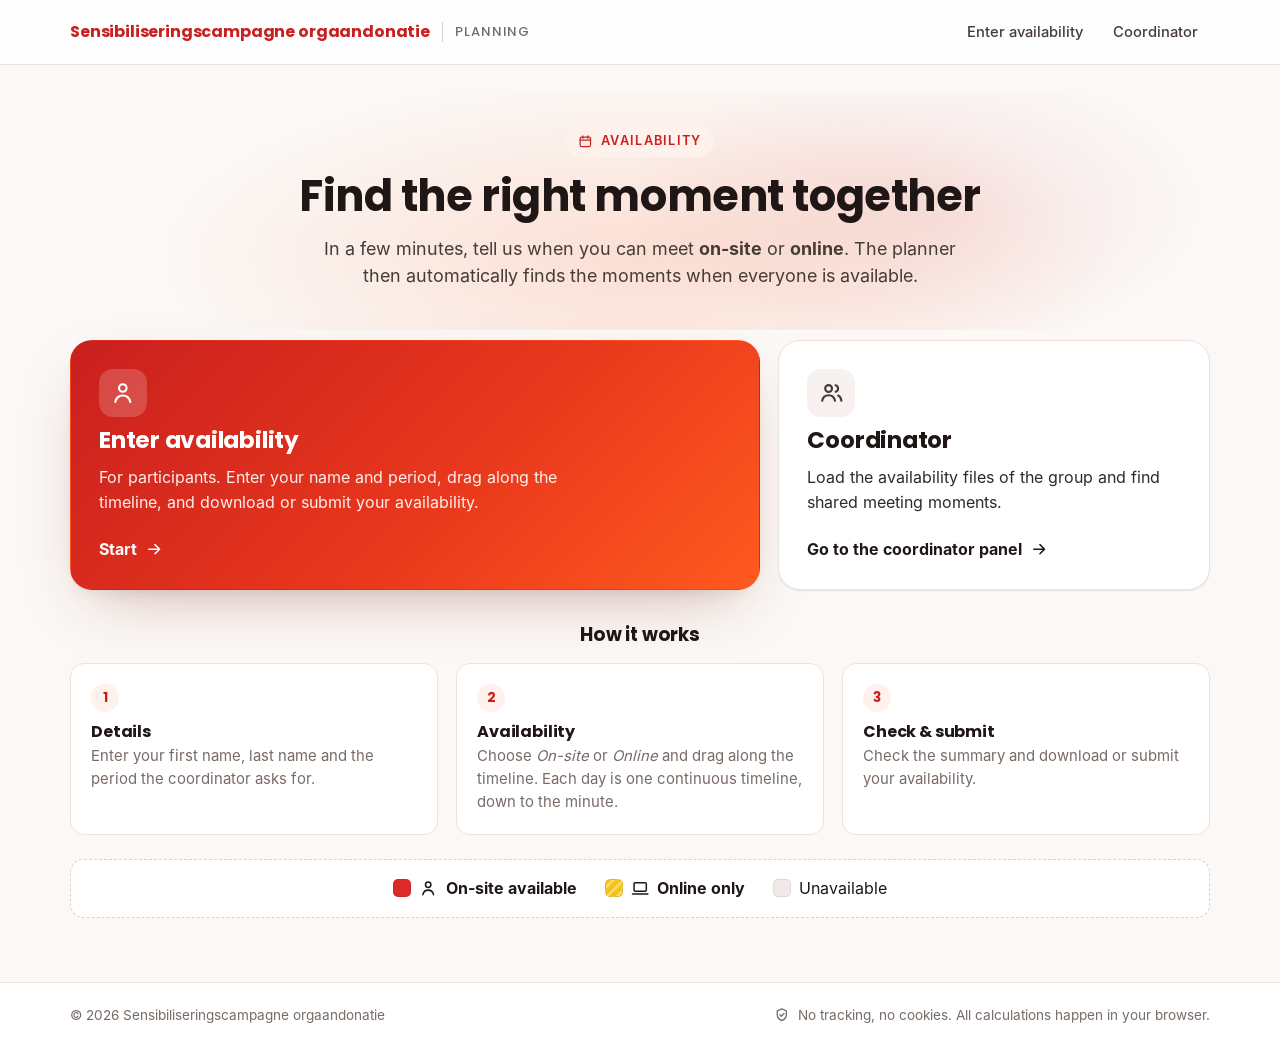
<file: index.html>
<!doctype html>
<html lang="en-GB">
<head>
  <meta charset="utf-8">
  <meta name="viewport" content="width=device-width, initial-scale=1, viewport-fit=cover">
  <title>Sensibiliseringscampagne orgaandonatie</title>
  <meta name="description" content="Sensibiliseringscampagne orgaandonatie: share your availability and find the right meeting moment together, on-site or online.">
  <meta name="theme-color" content="#C91F1F">
  <meta property="og:title" content="Sensibiliseringscampagne orgaandonatie">
  <meta property="og:description" content="Share your availability and find the right meeting moment together.">
  <link rel="icon" href="data:image/svg+xml,%3Csvg xmlns='http://www.w3.org/2000/svg' viewBox='0 0 64 64'%3E%3Ccircle cx='32' cy='32' r='30' fill='%23C91F1F'/%3E%3C/svg%3E">
  <link rel="stylesheet" href="style.css">
</head>
<body class="page-home">
  <a class="skip-link" href="#main">Skip to content</a>

  <header class="site-header">
    <div class="container">
      <a class="brand" href="index.html" aria-label="Sensibiliseringscampagne orgaandonatie – home">
        <span class="brand-word">Sensibiliseringscampagne orgaandonatie</span>
        <span class="brand-tag">Planning</span>
      </a>
      <nav class="header-nav" aria-label="Main navigation">
        <a href="availability.html">Enter availability</a>
        <a href="coordinator.html">Coordinator</a>
      </nav>
    </div>
  </header>

  <main id="main">
    <div class="container">
      <section class="hero" aria-labelledby="hero-title">
        <span class="eyebrow"><i data-icon="calendar"></i> Availability</span>
        <h1 id="hero-title">Find the right moment together</h1>
        <p class="lead">In a few minutes, tell us when you can meet <strong>on-site</strong> or <strong>online</strong>. The planner then automatically finds the moments when everyone is available.</p>
      </section>

      <div class="choice-grid">
        <a class="choice choice-main" href="availability.html">
          <span class="ico"><i data-icon="user" class="icon-lg"></i></span>
          <h2>Enter availability</h2>
          <p>For participants. Enter your name and period, drag along the timeline, and download or submit your availability.</p>
          <span class="go">Start <i data-icon="arrowRight"></i></span>
        </a>
        <a class="choice choice-secondary" href="coordinator.html">
          <span class="ico"><i data-icon="users" class="icon-lg"></i></span>
          <h2>Coordinator</h2>
          <p>Load the availability files of the group and find shared meeting moments.</p>
          <span class="go">Go to the coordinator panel <i data-icon="arrowRight"></i></span>
        </a>
      </div>

      <h2 class="section-label">How it works</h2>
      <div class="how">
        <div class="how-item">
          <span class="num-badge">1</span>
          <h3>Details</h3>
          <p>Enter your first name, last name and the period the coordinator asks for.</p>
        </div>
        <div class="how-item">
          <span class="num-badge">2</span>
          <h3>Availability</h3>
          <p>Choose <em>On-site</em> or <em>Online</em> and drag along the timeline. Each day is one continuous timeline, down to the minute.</p>
        </div>
        <div class="how-item">
          <span class="num-badge">3</span>
          <h3>Check &amp; submit</h3>
          <p>Check the summary and download or submit your availability.</p>
        </div>
      </div>

      <div class="legend-card" aria-label="Meaning of the colours">
        <span class="legend-item"><span class="sw sw-1"></span> <i data-icon="user"></i> <strong>On-site available</strong></span>
        <span class="legend-item"><span class="sw sw-2"></span> <i data-icon="laptop"></i> <strong>Online only</strong></span>
        <span class="legend-item"><span class="sw sw-0"></span> Unavailable</span>
      </div>
    </div>
  </main>

  <footer class="site-footer">
    <div class="container">
      <span>© <span id="year">2026</span> Sensibiliseringscampagne orgaandonatie</span>
      <span class="privacy-inline"><i data-icon="shield"></i> No tracking, no cookies. All calculations happen in your browser.</span>
    </div>
  </footer>

  <script src="ui.js"></script>
</body>
</html>
</file>
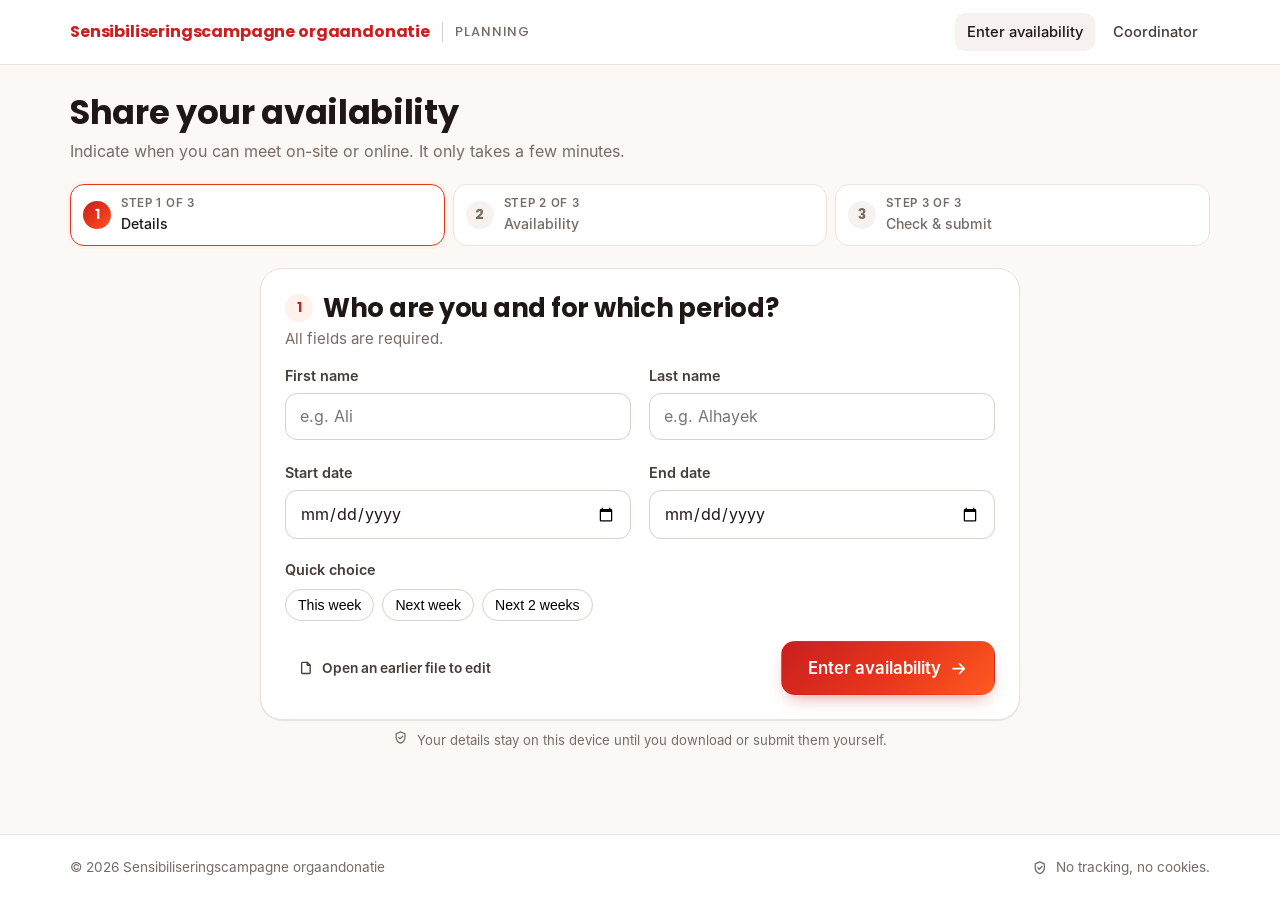
<file: availability.html>
<!doctype html>
<html lang="en-GB">
<head>
  <meta charset="utf-8">
  <meta name="viewport" content="width=device-width, initial-scale=1, viewport-fit=cover">
  <title>Enter availability · Sensibiliseringscampagne orgaandonatie</title>
  <meta name="description" content="Share your availability in a few minutes with the Sensibiliseringscampagne orgaandonatie, down to the minute, on-site or online.">
  <meta name="theme-color" content="#C91F1F">
  <link rel="icon" href="data:image/svg+xml,%3Csvg xmlns='http://www.w3.org/2000/svg' viewBox='0 0 64 64'%3E%3Ccircle cx='32' cy='32' r='30' fill='%23C91F1F'/%3E%3C/svg%3E">
  <link rel="stylesheet" href="style.css">
</head>
<body class="page-participant">
  <a class="skip-link" href="#main">Skip to content</a>

  <header class="site-header">
    <div class="container">
      <a class="brand" href="index.html" aria-label="Sensibiliseringscampagne orgaandonatie – home">
        <span class="brand-word">Sensibiliseringscampagne orgaandonatie</span>
        <span class="brand-tag">Planning</span>
      </a>
      <nav class="header-nav" aria-label="Main navigation">
        <a href="availability.html" aria-current="page">Enter availability</a>
        <a href="coordinator.html">Coordinator</a>
      </nav>
    </div>
  </header>

  <main id="main">
    <div class="container">

      <div class="page-head">
        <div>
          <h1>Share your availability</h1>
          <p>Indicate when you can meet on-site or online. It only takes a few minutes.</p>
        </div>
      </div>

      <ol class="steps" id="steps" aria-label="Progress">
        <li data-step="1"><span class="n">1</span><span class="t"><small>Step 1 of 3</small>Details</span></li>
        <li data-step="2"><span class="n">2</span><span class="t"><small>Step 2 of 3</small>Availability</span></li>
        <li data-step="3"><span class="n">3</span><span class="t"><small>Step 3 of 3</small>Check &amp; submit</span></li>
      </ol>

      <!-- Notice: unfinished draft found on this device -->
      <div class="alert alert-brand" id="resumeBanner" hidden style="margin-bottom:18px">
        <i data-icon="info"></i>
        <div style="flex:1">
          <p><strong>An unfinished entry is saved on this device</strong> for <strong id="resumeName"></strong> (<span id="resumeWhen"></span>).</p>
          <p class="small">Is this not you? Start again: the previous person's details will be cleared and not shown.</p>
          <div class="btn-row">
            <button class="btn btn-dark btn-sm" type="button" id="resumeYes">Yes, that's me. Continue</button>
            <button class="btn btn-sm" type="button" id="resumeNo"><i data-icon="trash"></i> No, start again</button>
          </div>
        </div>
      </div>

      <!-- ============ STEP 1 – Details ============ -->
      <section id="step1" class="step-panel" aria-labelledby="s1-title" hidden>
        <div class="container-narrow" style="margin:0 auto">
          <form class="card" id="detailsForm" novalidate>
            <div class="card-header">
              <div>
                <h2 id="s1-title" class="section-title"><span class="num-badge">1</span> Who are you and for which period?</h2>
                <p class="card-sub">All fields are required.</p>
              </div>
            </div>

            <div class="form-grid">
              <div class="field">
                <label for="firstName">First name</label>
                <input class="input" id="firstName" name="firstName" autocomplete="given-name" maxlength="60" required placeholder="e.g. Ali">
                <div class="field-error" id="firstName-err" aria-live="polite"></div>
              </div>
              <div class="field">
                <label for="lastName">Last name</label>
                <input class="input" id="lastName" name="lastName" autocomplete="family-name" maxlength="60" required placeholder="e.g. Alhayek">
                <div class="field-error" id="lastName-err" aria-live="polite"></div>
              </div>
              <div class="field">
                <label for="startDate">Start date</label>
                <input class="input" type="date" id="startDate" name="startDate" required>
                <div class="field-error" id="startDate-err" aria-live="polite"></div>
              </div>
              <div class="field">
                <label for="endDate">End date</label>
                <input class="input" type="date" id="endDate" name="endDate" required>
                <div class="field-error" id="endDate-err" aria-live="polite"></div>
              </div>
            </div>

            <div class="alert alert-info" id="periodLocked" hidden style="margin-top:14px">
              <i data-icon="lock"></i>
              <div>The period was set by the coordinator via your invitation link.</div>
            </div>

            <div id="periodQuick" style="margin-top:14px">
              <span class="label" style="display:block;margin-bottom:8px">Quick choice</span>
              <div class="pill-group">
                <button type="button" class="check-pill" data-quick="thisweek">This week</button>
                <button type="button" class="check-pill" data-quick="nextweek">Next week</button>
                <button type="button" class="check-pill" data-quick="next2">Next 2 weeks</button>
              </div>
            </div>

            <p class="muted small" id="periodInfo" style="margin:14px 0 0" aria-live="polite"></p>

            <div class="btn-row between" style="margin-top:20px">
              <label class="btn btn-ghost btn-sm" for="importFile" style="cursor:pointer">
                <i data-icon="file"></i> Open an earlier file to edit
              </label>
              <input type="file" id="importFile" accept=".json,application/json" class="visually-hidden">
              <button class="btn btn-primary btn-lg" type="submit">Enter availability <i data-icon="arrowRight"></i></button>
            </div>
          </form>

          <p class="privacy-note" style="justify-content:center;color:var(--muted)">
            <i data-icon="shield"></i>
            <span>Your details stay on this device until you download or submit them yourself.</span>
          </p>
        </div>
      </section>

      <!-- ============ STEP 2 – Availability ============ -->
      <section id="step2" class="step-panel" aria-labelledby="s2-title" hidden>
        <h2 id="s2-title" class="visually-hidden">Mark your availability</h2>

        <div class="planner-bar">
          <div class="planner-bar-inner">
            <div class="brush" role="group" aria-label="What do you want to mark?">
              <button type="button" data-brush="1" aria-pressed="true" title="On-site available (key 1)"><span class="sw sw-1"></span><i data-icon="user"></i> On-site <span class="long">available</span> <span class="k">1</span></button>
              <button type="button" data-brush="2" aria-pressed="false" title="Online only (key 2)"><span class="sw sw-2"></span><i data-icon="laptop"></i> <span class="long">Online</span> only <span class="k">2</span></button>
              <button type="button" data-brush="0" aria-pressed="false" title="Clear: unavailable (key 3)"><span class="sw sw-0"></span><i data-icon="eraser"></i> Clear <span class="k">3</span></button>
            </div>
            <div class="selection-live" id="selectionLive" aria-live="polite"><i data-icon="clock"></i> <span id="selectionText">Drag along the timeline</span></div>
            <div class="planner-tools">
              <button class="btn btn-ghost btn-sm btn-icon" type="button" id="undoBtn" title="Undo (Ctrl+Z)" aria-label="Undo"><i data-icon="undo"></i></button>
              <button class="btn btn-ghost btn-sm btn-icon" type="button" id="redoBtn" title="Redo (Ctrl+Y)" aria-label="Redo"><i data-icon="redo"></i></button>
            </div>
          </div>
        </div>

        <p class="planner-hint" id="plannerHint">
          <i data-icon="info"></i>
          <span id="plannerHintText">Choose <strong>On-site</strong>, <strong>Online</strong> or <strong>Clear</strong> above and drag along a timeline to mark an exact time range, down to the minute. One click sets or clears a block of 15 minutes.</span>
        </p>

        <div class="bulk-bar">
          <span class="label">Fill in faster:</span>
          <button class="btn btn-sm" type="button" id="bulkFillBtn"><i data-icon="sparkle"></i> Same time range on several days</button>
          <label class="check" style="margin-left:auto"><input type="checkbox" id="hideNight"> Hide night hours (00:00–06:00)</label>
          <button class="btn btn-danger-ghost btn-sm" type="button" id="clearAllBtn"><i data-icon="trash"></i> Clear all</button>
        </div>

        <div class="legend" style="margin-bottom:14px" aria-label="Legend">
          <span class="legend-item"><span class="sw sw-1"></span> <i data-icon="user"></i> On-site available</span>
          <span class="legend-item"><span class="sw sw-2"></span> <i data-icon="laptop"></i> Online only</span>
          <span class="legend-item"><span class="sw sw-0"></span> Unavailable</span>
        </div>

        <div class="day-list" id="dayList"></div>

        <div class="btn-row between" style="margin-top:24px">
          <button class="btn" type="button" id="backTo1"><i data-icon="arrowLeft"></i> Details</button>
          <button class="btn btn-primary btn-lg" type="button" id="toReview">Check <i data-icon="arrowRight"></i></button>
        </div>
      </section>

      <!-- ============ STEP 3 – Check & submit ============ -->
      <section id="step3" class="step-panel" aria-labelledby="s3-title" hidden>
        <div class="card" id="reviewCard">
          <div class="card-header">
            <div>
              <h2 id="s3-title" class="section-title"><span class="num-badge">3</span> Check your availability</h2>
              <p class="card-sub">Is everything correct? Then download or submit your file.</p>
            </div>
          </div>
          <div>
            <div style="font-family:var(--font-display);font-weight:700;font-size:1.35rem" id="rvName"></div>
            <div class="muted" id="rvPeriod"></div>
          </div>
          <div class="summary-grid">
            <div class="stat"><div class="v tabular" id="rvDays">0</div><div class="l"><i data-icon="calendar"></i> days in period</div></div>
            <div class="stat"><div class="v tabular" id="rvFilled">0</div><div class="l"><i data-icon="check"></i> days with availability</div></div>
            <div class="stat physical"><div class="v tabular" id="rvPhys">0 h</div><div class="l"><span class="sw sw-1"></span> on-site available</div></div>
            <div class="stat online"><div class="v tabular" id="rvOnline">0 h</div><div class="l"><span class="sw sw-2"></span> online only</div></div>
          </div>
          <div id="rvWarnings"></div>
          <h3 style="margin-top:18px">Overview per day</h3>
          <div class="mini-days" id="rvDaysList"></div>

          <div class="alert alert-info" id="submitInfo" hidden style="margin-top:20px">
            <i data-icon="send"></i>
            <div>When you click <strong>Submit availability</strong>, your name, the period and your availability are sent to the Sensibiliseringscampagne orgaandonatie. No other data is sent.</div>
          </div>

          <div class="btn-row between" style="margin-top:22px">
            <button class="btn" type="button" id="backTo2"><i data-icon="arrowLeft"></i> Go back and edit</button>
            <div class="btn-row">
              <button class="btn" type="button" id="downloadBtn"><i data-icon="download"></i> Download availability file</button>
              <button class="btn btn-primary btn-lg" type="button" id="submitBtn" hidden><i data-icon="send"></i> Submit availability</button>
            </div>
          </div>
        </div>

        <!-- After download/submit -->
        <div class="card done-card" id="doneCard" hidden tabindex="-1">
          <div class="big-ico"><i data-icon="check"></i></div>
          <h2 id="doneTitle">Your file has been downloaded</h2>
          <p class="muted" id="doneText">File name: <span class="filename" id="doneFilename"></span></p>
          <p class="muted" id="doneSteps" style="max-width:520px;margin:18px auto 0">Upload the downloaded file to the shared OneDrive folder from your invitation e-mail. If you cannot, reply to that e-mail and attach the file.</p>
          <div class="btn-row" style="justify-content:center;margin-top:20px">
            <a class="btn btn-dark" id="mailtoBtn" href="#" hidden><i data-icon="mail"></i> Open e-mail</a>
            <button class="btn" type="button" id="downloadAgain"><i data-icon="download"></i> Download again</button>
            <button class="btn" type="button" id="editAgain"><i data-icon="arrowLeft"></i> Edit anyway</button>
          </div>
          <div class="alert alert-warn" style="margin-top:24px;text-align:left">
            <i data-icon="lock"></i>
            <div>
              <p><strong>Shared computer?</strong> Clear your details from this device when you are done.</p>
              <button class="btn btn-sm btn-dark" type="button" id="wipeBtn"><i data-icon="trash"></i> Clear my details from this device</button>
            </div>
          </div>
        </div>
      </section>
    </div>
  </main>

  <!-- Dialog: time range on one or more days -->
  <dialog class="modal" id="rangeDialog" aria-labelledby="rd-title">
    <form method="dialog" id="rangeForm">
      <div class="modal-head"><h2 id="rd-title">Add time range</h2></div>
      <div class="modal-body">
        <div class="form-grid" style="grid-template-columns:1fr 1fr">
          <div class="field"><label for="rdFrom">From: <output id="rdFromOut">09:00</output></label><input type="range" id="rdFrom" min="0" max="1440" step="1" value="540"></div>
          <div class="field"><label for="rdTo">To: <output id="rdToOut">17:00</output></label><input type="range" id="rdTo" min="0" max="1440" step="1" value="1020"></div>
        </div>
        <div class="field" style="margin-top:14px">
          <span class="label">Status</span>
          <div class="pill-group" role="radiogroup" aria-label="Status">
            <label class="check-pill"><input type="radio" name="rdStatus" value="1" checked><span class="sw sw-1"></span> On-site</label>
            <label class="check-pill"><input type="radio" name="rdStatus" value="2"><span class="sw sw-2"></span> Online only</label>
            <label class="check-pill"><input type="radio" name="rdStatus" value="0"><span class="sw sw-0"></span> Clear</label>
          </div>
        </div>
        <div class="field" style="margin-top:16px">
          <span class="label">Apply to</span>
          <div class="quick-sel" id="rdQuick"></div>
          <div class="copy-list" id="rdDays"></div>
        </div>
        <div class="field-error" id="rdError" aria-live="polite"></div>
      </div>
      <div class="modal-foot">
        <button class="btn" value="cancel" type="button" id="rdCancel">Cancel</button>
        <button class="btn btn-primary" type="submit" id="rdApply">Apply</button>
      </div>
    </form>
  </dialog>

  <!-- Dialog: copy a day to other days -->
  <dialog class="modal" id="copyDialog" aria-labelledby="cp-title">
    <form method="dialog" id="copyForm">
      <div class="modal-head"><h2 id="cp-title">Copy to other days</h2></div>
      <div class="modal-body">
        <p class="muted small" id="cpInfo" style="margin-bottom:10px"></p>
        <div class="quick-sel" id="cpQuick"></div>
        <div class="copy-list" id="cpDays"></div>
        <p class="small muted" style="margin:6px 0 0">The existing entries on the chosen days will be replaced.</p>
        <div class="field-error" id="cpError" aria-live="polite"></div>
      </div>
      <div class="modal-foot">
        <button class="btn" type="button" id="cpCancel">Cancel</button>
        <button class="btn btn-primary" type="submit">Copy</button>
      </div>
    </form>
  </dialog>

  <footer class="site-footer">
    <div class="container">
      <span>© <span id="year">2026</span> Sensibiliseringscampagne orgaandonatie</span>
      <span class="privacy-inline"><i data-icon="shield"></i> No tracking, no cookies.</span>
    </div>
  </footer>

  <script src="config.js"></script>
  <script src="core.js"></script>
  <script src="ui.js"></script>
  <script src="availability.js"></script>
</body>
</html>
</file>
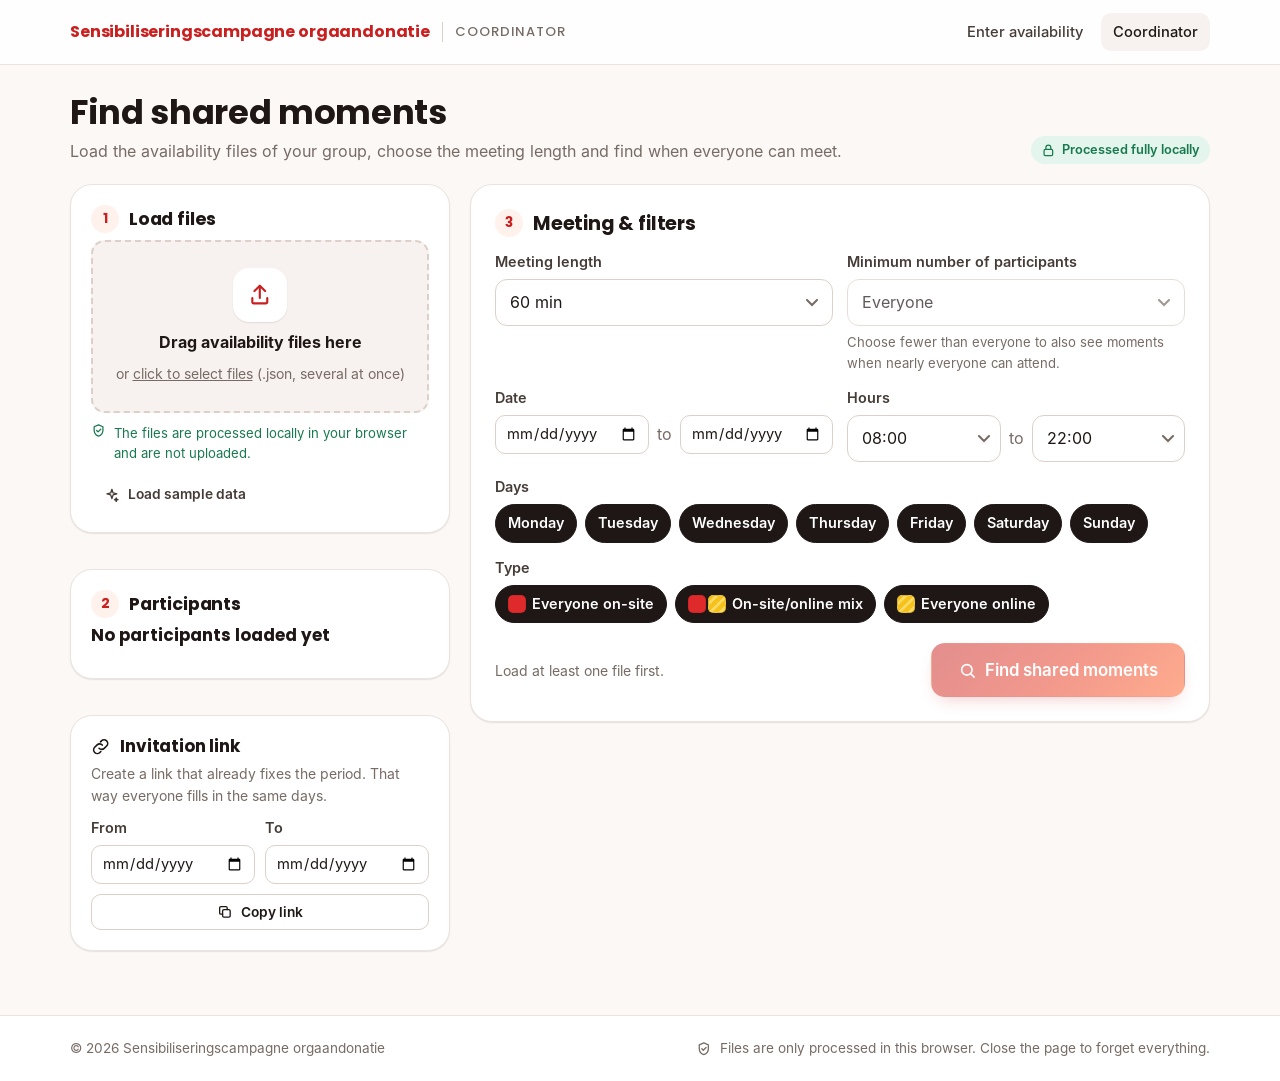
<file: coordinator.html>
<!doctype html>
<html lang="en-GB">
<head>
  <meta charset="utf-8">
  <meta name="viewport" content="width=device-width, initial-scale=1, viewport-fit=cover">
  <title>Coordinator · Sensibiliseringscampagne orgaandonatie</title>
  <meta name="description" content="Load availability files and find shared meeting moments. Everything is processed locally in your browser.">
  <meta name="robots" content="noindex">
  <meta name="theme-color" content="#C91F1F">
  <link rel="icon" href="data:image/svg+xml,%3Csvg xmlns='http://www.w3.org/2000/svg' viewBox='0 0 64 64'%3E%3Ccircle cx='32' cy='32' r='30' fill='%23C91F1F'/%3E%3C/svg%3E">
  <link rel="stylesheet" href="style.css">
</head>
<body class="page-coordinator">
  <a class="skip-link" href="#main">Skip to content</a>

  <header class="site-header">
    <div class="container">
      <a class="brand" href="index.html" aria-label="Sensibiliseringscampagne orgaandonatie – home">
        <span class="brand-word">Sensibiliseringscampagne orgaandonatie</span>
        <span class="brand-tag">Coordinator</span>
      </a>
      <nav class="header-nav" aria-label="Main navigation">
        <a href="availability.html">Enter availability</a>
        <a href="coordinator.html" aria-current="page">Coordinator</a>
      </nav>
    </div>
  </header>

  <main id="main">
    <div class="container">
      <div class="page-head">
        <div>
          <h1>Find shared moments</h1>
          <p>Load the availability files of your group, choose the meeting length and find when everyone can meet.</p>
        </div>
        <span class="badge badge-success"><i data-icon="lock"></i> Processed fully locally</span>
      </div>

      <div class="coord-grid">
        <!-- ============ Side column ============ -->
        <aside class="coord-side" aria-label="Files and participants">
          <section class="card" aria-labelledby="files-title">
            <h2 id="files-title" class="section-title" style="font-size:1.1rem"><span class="num-badge">1</span> Load files</h2>
            <label class="dropzone" id="dropzone" for="fileInput">
              <span class="dz-ico"><i data-icon="upload" class="icon-lg"></i></span>
              <strong>Drag availability files here</strong>
              <span class="muted small">or <u>click to select files</u> (.json, several at once)</span>
              <input type="file" id="fileInput" accept=".json,application/json" multiple>
            </label>
            <p class="privacy-note"><i data-icon="shield"></i><span>The files are processed locally in your browser and are not uploaded.</span></p>
            <ul class="file-log" id="fileLog" aria-live="polite"></ul>
            <div class="btn-row" style="margin-top:10px">
              <button class="btn btn-ghost btn-sm" type="button" id="clearLog" hidden>Clear messages</button>
              <button class="btn btn-ghost btn-sm" type="button" id="loadSamples"><i data-icon="sparkle"></i> Load sample data</button>
            </div>
          </section>

          <section class="card" aria-labelledby="people-title">
            <div class="card-header" style="margin-bottom:4px">
              <h2 id="people-title" class="section-title" style="font-size:1.1rem"><span class="num-badge">2</span> Participants</h2>
              <button class="btn btn-danger-ghost btn-sm" type="button" id="removeAll" hidden><i data-icon="trash"></i> All</button>
            </div>
            <div class="people-count" id="peopleCount" aria-live="polite">No participants loaded yet</div>
            <ul class="people" id="peopleList"></ul>
            <div class="common-period" id="commonPeriod" hidden></div>
          </section>

          <section class="card" aria-labelledby="invite-title">
            <h2 id="invite-title" class="section-title" style="font-size:1.05rem"><i data-icon="link"></i> Invitation link</h2>
            <p class="muted small" style="margin-bottom:10px">Create a link that already fixes the period. That way everyone fills in the same days.</p>
            <div class="form-grid" style="grid-template-columns:1fr 1fr;gap:10px">
              <div class="field"><label for="invStart">From</label><input class="input input-sm" type="date" id="invStart"></div>
              <div class="field"><label for="invEnd">To</label><input class="input input-sm" type="date" id="invEnd"></div>
            </div>
            <div class="field-error" id="invErr" aria-live="polite"></div>
            <button class="btn btn-sm btn-block" type="button" id="invCopy" style="margin-top:10px"><i data-icon="copy"></i> Copy link</button>
          </section>
        </aside>

        <!-- ============ Main column ============ -->
        <div>
          <section class="card" aria-labelledby="search-title">
            <div class="card-header">
              <div>
                <h2 id="search-title" class="section-title" style="font-size:1.2rem"><span class="num-badge">3</span> Meeting &amp; filters</h2>
              </div>
            </div>

            <div class="controls-grid">
              <div class="field">
                <label for="duration">Meeting length</label>
                <select class="input" id="duration"></select>
              </div>
              <div class="field">
                <label for="minPeople">Minimum number of participants</label>
                <select class="input" id="minPeople" disabled><option>Everyone</option></select>
                <span class="hint">Choose fewer than everyone to also see moments when nearly everyone can attend.</span>
              </div>
              <div class="field">
                <span class="label">Date</span>
                <div class="time-pair">
                  <input class="input input-sm" type="date" id="dateFrom" aria-label="Date from">
                  <span class="muted">to</span>
                  <input class="input input-sm" type="date" id="dateTo" aria-label="Date to">
                </div>
              </div>
              <div class="field">
                <span class="label">Hours</span>
                <div class="time-pair">
                  <select class="input input-sm" id="timeFrom" aria-label="Earliest start time"></select>
                  <span class="muted">to</span>
                  <select class="input input-sm" id="timeTo" aria-label="Latest end time"></select>
                </div>
              </div>
              <div class="field full">
                <span class="label">Days</span>
                <div class="pill-group" id="weekdays"></div>
              </div>
              <div class="field full">
                <span class="label">Type</span>
                <div class="pill-group" id="types">
                  <label class="check-pill"><input type="checkbox" value="physical" checked><span class="sw sw-1"></span> Everyone on-site</label>
                  <label class="check-pill"><input type="checkbox" value="mixed" checked><span class="sw sw-1"></span><span class="sw sw-2" style="margin-left:-4px"></span> On-site/online mix</label>
                  <label class="check-pill"><input type="checkbox" value="online" checked><span class="sw sw-2"></span> Everyone online</label>
                </div>
              </div>
            </div>

            <div class="btn-row between" style="margin-top:20px">
              <span class="muted small" id="searchHint">Load at least one file first.</span>
              <button class="btn btn-primary btn-lg" type="button" id="searchBtn" disabled><i data-icon="search"></i> Find shared moments</button>
            </div>
          </section>

          <section class="card" id="heatmapCard" aria-labelledby="hm-title" hidden>
            <div class="card-header">
              <div>
                <h2 id="hm-title" style="font-size:1.2rem;margin:0">Visual overview</h2>
                <p class="card-sub">Per minute: red = number on-site, yellow = number online, grey = unavailable. Hover over or tap a block for details.</p>
              </div>
            </div>
            <div class="heatmap-wrap"><div class="heatmap" id="heatmap"></div></div>
            <div class="hm-legend">
              <span class="legend-item"><span class="sw sw-1"></span> on-site</span>
              <span class="legend-item"><span class="sw" style="background:var(--online)"></span> online only</span>
              <span class="legend-item"><span class="sw sw-0"></span> unavailable</span>
              <span class="legend-item"><span class="sw sw-all"></span> everyone available</span>
              <span class="legend-item"><span class="sw sw-x"></span> clock change / no data</span>
            </div>
          </section>
          <section class="card" id="resultsCard" aria-labelledby="results-title" hidden>
            <div class="results-head">
              <div>
                <h2 id="results-title" style="font-size:1.2rem;margin:0">Results</h2>
                <div class="result-summary" id="resultSummary" style="margin-top:8px"></div>
              </div>
              <div class="btn-row">
                <label class="visually-hidden" for="sortBy">Sort</label>
                <select class="input input-sm" id="sortBy" style="width:auto">
                  <option value="chrono">Chronological</option>
                  <option value="type">By type</option>
                  <option value="available">Most participants first</option>
                  <option value="length">Longest window first</option>
                </select>
                <button class="btn btn-sm" type="button" id="copyResults"><i data-icon="copy"></i> Copy overview</button>
              </div>
            </div>
            <div id="resultNotes"></div>
            <div id="results" aria-live="polite"></div>
          </section>

        </div>
      </div>
    </div>
  </main>

  <footer class="site-footer">
    <div class="container">
      <span>© <span id="year">2026</span> Sensibiliseringscampagne orgaandonatie</span>
      <span class="privacy-inline"><i data-icon="shield"></i> Files are only processed in this browser. Close the page to forget everything.</span>
    </div>
  </footer>

  <script src="config.js"></script>
  <script src="core.js"></script>
  <script src="matcher.js"></script>
  <script src="ui.js"></script>
  <script src="coordinator.js"></script>
</body>
</html>
</file>
<file: style.css>
/* ==================================================================
 * Orgaandonatie Planning – style.css
 * Eén design language voor startpagina, studentenpagina en coördinator.
 * Kleuren afgeleid van het Orgaandonatie-logo (rood → oranje verloop).
 * Functionele kleuren: rood = fysiek, geel = alleen online, neutraal = niet beschikbaar.
 * ================================================================== */

/* ---------- Lettertypes (lokaal, geen CDN) ---------- */
@font-face { font-family: 'Inter'; font-weight: 400; font-style: normal; font-display: swap; src: url('inter-regular.woff') format('woff'); }
@font-face { font-family: 'Inter'; font-weight: 500; font-style: normal; font-display: swap; src: url('inter-medium.woff') format('woff'); }
@font-face { font-family: 'Inter'; font-weight: 600; font-style: normal; font-display: swap; src: url('inter-semibold.woff') format('woff'); }
@font-face { font-family: 'Inter'; font-weight: 700; font-style: normal; font-display: swap; src: url('inter-bold.woff') format('woff'); }
@font-face { font-family: 'Poppins'; font-weight: 500; font-style: normal; font-display: swap; src: url('poppins-medium.woff') format('woff'); }
@font-face { font-family: 'Poppins'; font-weight: 700; font-style: normal; font-display: swap; src: url('poppins-bold.woff') format('woff'); }

/* ---------- Design tokens ---------- */
:root {
  color-scheme: light;
  --brand-700: #A8161B;
  --brand-600: #C91F1F;
  --brand-500: #E3361D;
  --brand-400: #FF5A1F;
  --brand-grad: linear-gradient(135deg, #C91F1F 0%, #E8371C 55%, #FF5A1F 100%);
  --brand-tint: #FFF1EC;
  --brand-tint-2: #FFE3D8;

  --ink: #1E1715;
  --ink-2: #463C37;
  --muted: #776B65;
  --line: #ECE3DE;
  --line-strong: #DCD0C9;
  --bg: #FBF8F6;
  --surface: #FFFFFF;
  --surface-2: #F7F2EF;

  /* Functionele statuskleuren */
  --physical: #DE2A2A;
  --physical-soft: #FDE4E2;
  --physical-ink: #9E1515;
  --online: #F5C11A;
  --online-2: #FAD963;
  --online-soft: #FFF5D1;
  --online-ink: #7A5A00;
  --unavail: #EFEAE7;
  --unavail-2: #E5DED9;
  --blocked: #D8D2CE;

  --success: #18794E;
  --success-soft: #E3F5EC;
  --warning: #9A6200;
  --warning-soft: #FFF4D6;
  --danger: #B42318;
  --danger-soft: #FDECEA;
  --info: #2D5BA8;
  --info-soft: #EAF1FD;

  --radius-sm: 8px;
  --radius: 14px;
  --radius-lg: 22px;
  --shadow-sm: 0 1px 2px rgba(30, 23, 21, .06), 0 1px 1px rgba(30, 23, 21, .04);
  --shadow: 0 6px 20px -8px rgba(60, 25, 15, .18), 0 2px 6px -2px rgba(30, 23, 21, .06);
  --shadow-lg: 0 24px 60px -24px rgba(120, 30, 10, .35), 0 8px 20px -10px rgba(30, 23, 21, .12);
  --ring: 0 0 0 3px rgba(227, 54, 29, .28);

  --font: 'Inter', system-ui, -apple-system, 'Segoe UI', Roboto, 'Helvetica Neue', Arial, sans-serif;
  --font-display: 'Poppins', 'Inter', system-ui, -apple-system, 'Segoe UI', sans-serif;
  --ease: cubic-bezier(.2, .7, .2, 1);
}

/* ---------- Basis ---------- */
*, *::before, *::after { box-sizing: border-box; }
html { -webkit-text-size-adjust: 100%; }
body {
  margin: 0; min-height: 100vh; display: flex; flex-direction: column;
  font-family: var(--font); font-size: 16px; line-height: 1.55; color: var(--ink);
  background: var(--bg);
  -webkit-font-smoothing: antialiased; -moz-osx-font-smoothing: grayscale;
}
img { max-width: 100%; height: auto; display: block; }
h1, h2, h3, h4 { font-family: var(--font-display); line-height: 1.2; margin: 0 0 .4em; letter-spacing: -.01em; color: var(--ink); }
h1 { font-size: clamp(1.9rem, 4vw, 2.7rem); font-weight: 700; }
h2 { font-size: clamp(1.3rem, 2.4vw, 1.6rem); font-weight: 700; }
h3 { font-size: 1.1rem; font-weight: 700; }
p { margin: 0 0 1em; }
a { color: var(--brand-600); text-underline-offset: 3px; }
a:hover { color: var(--brand-700); }
small, .small { font-size: .875rem; }
.muted { color: var(--muted); }
.tabular { font-variant-numeric: tabular-nums; }
[hidden] { display: none !important; }
:focus-visible { outline: none; box-shadow: var(--ring); border-radius: 6px; }
.visually-hidden { position: absolute !important; width: 1px; height: 1px; padding: 0; margin: -1px; overflow: hidden; clip: rect(0 0 0 0); white-space: nowrap; border: 0; }
.skip-link { position: absolute; left: 12px; top: -48px; z-index: 100; background: var(--ink); color: #fff; padding: 8px 14px; border-radius: 8px; text-decoration: none; transition: top .2s; }
.skip-link:focus { top: 12px; color: #fff; }

.container { width: 100%; max-width: 1180px; margin: 0 auto; padding: 0 20px; }
.container-narrow { max-width: 760px; }
main { flex: 1; padding: 28px 0 64px; }

/* ---------- Header / footer ---------- */
.site-header {
  position: sticky; top: 0; z-index: 30;
  background: rgba(255, 255, 255, .86); backdrop-filter: saturate(1.4) blur(12px); -webkit-backdrop-filter: saturate(1.4) blur(12px);
  border-bottom: 1px solid var(--line);
}
.site-header .container { display: flex; align-items: center; gap: 16px; min-height: 64px; }
.brand { display: flex; align-items: center; gap: 12px; text-decoration: none; color: var(--ink); }
.brand img { height: 38px; width: auto; }
.brand-tag {
  font-family: var(--font-display); font-weight: 500; font-size: .82rem; letter-spacing: .08em; text-transform: uppercase;
  color: var(--muted); padding-left: 12px; border-left: 1px solid var(--line-strong);
}
.header-nav { margin-left: auto; display: flex; gap: 6px; align-items: center; }
.header-nav a { text-decoration: none; color: var(--ink-2); font-weight: 500; font-size: .92rem; padding: 8px 12px; border-radius: 10px; }
.header-nav a:hover, .header-nav a[aria-current="page"] { background: var(--surface-2); color: var(--ink); }
.site-footer { border-top: 1px solid var(--line); padding: 22px 0; color: var(--muted); font-size: .85rem; background: var(--surface); }
.site-footer .container { display: flex; flex-wrap: wrap; gap: 8px 24px; justify-content: space-between; align-items: center; }
.privacy-inline { display: inline-flex; align-items: center; gap: 8px; }

/* ---------- Iconen (inline SVG via <svg><use>) ---------- */
.icon { width: 1.15em; height: 1.15em; flex: none; display: inline-block; vertical-align: -0.2em; stroke: currentColor; fill: none; stroke-width: 2; stroke-linecap: round; stroke-linejoin: round; }
.icon-lg { width: 1.6em; height: 1.6em; }

/* ---------- Cards ---------- */
.card {
  background: var(--surface); border: 1px solid var(--line); border-radius: var(--radius-lg);
  box-shadow: var(--shadow-sm); padding: 24px;
}
.card + .card { margin-top: 18px; }
.card-header { display: flex; align-items: flex-start; gap: 14px; justify-content: space-between; flex-wrap: wrap; margin-bottom: 14px; }
.card-header h2, .card-header h3 { margin: 0; }
.card-sub { color: var(--muted); margin: 4px 0 0; font-size: .94rem; }
.section-title { display: flex; align-items: center; gap: 10px; }
.num-badge {
  display: inline-grid; place-items: center; width: 28px; height: 28px; border-radius: 50%;
  background: var(--brand-tint); color: var(--brand-600); font-weight: 700; font-size: .85rem; font-family: var(--font-display);
}

/* ---------- Buttons ---------- */
.btn {
  --btn-bg: var(--surface); --btn-fg: var(--ink); --btn-bd: var(--line-strong);
  display: inline-flex; align-items: center; justify-content: center; gap: 8px;
  min-height: 44px; padding: 10px 18px; border-radius: 12px; border: 1px solid var(--btn-bd);
  background: var(--btn-bg); color: var(--btn-fg); font: inherit; font-weight: 600; font-size: .95rem; line-height: 1.2;
  cursor: pointer; text-decoration: none; white-space: nowrap; user-select: none;
  transition: transform .15s var(--ease), box-shadow .2s var(--ease), background .2s, border-color .2s, color .2s;
}
.btn:hover { border-color: var(--ink-2); color: var(--btn-fg); }
.btn:active { transform: translateY(1px); }
.btn:disabled, .btn[aria-disabled="true"] { opacity: .5; cursor: not-allowed; transform: none; }
.btn-primary { --btn-bg: var(--brand-grad); --btn-fg: #fff; --btn-bd: transparent; background: var(--brand-grad); box-shadow: 0 8px 18px -8px rgba(201, 31, 31, .55); }
.btn-primary:hover { box-shadow: 0 12px 24px -10px rgba(201, 31, 31, .7); filter: saturate(1.08) brightness(1.03); border-color: transparent; color: #fff; }
.btn-dark { --btn-bg: var(--ink); --btn-fg: #fff; --btn-bd: var(--ink); }
.btn-dark:hover { --btn-bg: #000; color: #fff; }
.btn-ghost { --btn-bg: transparent; --btn-bd: transparent; color: var(--ink-2); }
.btn-ghost:hover { --btn-bg: var(--surface-2); border-color: transparent; }
.btn-danger-ghost { --btn-bg: transparent; --btn-bd: transparent; --btn-fg: var(--danger); }
.btn-danger-ghost:hover { --btn-bg: var(--danger-soft); border-color: transparent; color: var(--danger); }
.btn-sm { min-height: 36px; padding: 6px 12px; font-size: .86rem; border-radius: 10px; }
.btn-lg { min-height: 54px; padding: 14px 26px; font-size: 1.05rem; border-radius: 14px; }
.btn-icon { width: 40px; padding: 0; min-height: 40px; }
.btn-block { width: 100%; }
.btn-row { display: flex; flex-wrap: wrap; gap: 10px; align-items: center; }
.btn-row.end { justify-content: flex-end; }
.btn-row.between { justify-content: space-between; }

/* ---------- Formulieren ---------- */
.form-grid { display: grid; grid-template-columns: repeat(2, minmax(0, 1fr)); gap: 16px 18px; }
.field { display: flex; flex-direction: column; gap: 6px; min-width: 0; }
.field label, .label { font-weight: 600; font-size: .9rem; color: var(--ink-2); }
.field .hint { font-size: .82rem; color: var(--muted); }
.input, select.input {
  width: 100%; min-height: 46px; padding: 10px 14px; border: 1px solid var(--line-strong); border-radius: 12px;
  background: var(--surface); color: var(--ink); font: inherit; font-size: 1rem;
  transition: border-color .2s, box-shadow .2s;
}
.input:hover { border-color: #C7B9B1; }
.input:focus { outline: none; border-color: var(--brand-500); box-shadow: var(--ring); }
.input[aria-invalid="true"] { border-color: var(--danger); background: #FFFBFA; }
.field-error { color: var(--danger); font-size: .84rem; font-weight: 500; min-height: 0; }
select.input { appearance: none; -webkit-appearance: none; padding-right: 40px; background-image: url("data:image/svg+xml,%3Csvg xmlns='http://www.w3.org/2000/svg' width='12' height='8' viewBox='0 0 12 8'%3E%3Cpath d='M1 1l5 5 5-5' stroke='%23776B65' stroke-width='2' fill='none' stroke-linecap='round'/%3E%3C/svg%3E"); background-repeat: no-repeat; background-position: right 14px center; }
.input-sm { min-height: 38px; padding: 6px 10px; font-size: .92rem; border-radius: 10px; }
select.input-sm { padding-right: 32px; background-position: right 10px center; }

.check { display: inline-flex; align-items: center; gap: 8px; cursor: pointer; font-size: .94rem; user-select: none; }
.check input { width: 18px; height: 18px; accent-color: var(--brand-500); margin: 0; }
.check-pill {
  display: inline-flex; align-items: center; gap: 6px; padding: 7px 12px; border-radius: 999px; border: 1px solid var(--line-strong);
  background: var(--surface); cursor: pointer; font-size: .88rem; font-weight: 500; user-select: none; transition: background .15s, border-color .15s;
}
.check-pill input { position: absolute; opacity: 0; pointer-events: none; }
.check-pill:has(input:checked) { background: var(--ink); color: #fff; border-color: var(--ink); }
.check-pill:has(input:focus-visible) { box-shadow: var(--ring); }
.pill-group { display: flex; flex-wrap: wrap; gap: 8px; }

/* ---------- Meldingen ---------- */
.alert { display: flex; gap: 12px; align-items: flex-start; padding: 14px 16px; border-radius: var(--radius); border: 1px solid transparent; font-size: .94rem; }
.alert .icon { margin-top: 2px; }
.alert p:last-child, .alert ul:last-child { margin-bottom: 0; }
.alert-info { background: var(--info-soft); color: #1F3F75; border-color: #D3E1F8; }
.alert-warn { background: var(--warning-soft); color: #6B4500; border-color: #F6E2AC; }
.alert-error { background: var(--danger-soft); color: #8A1A12; border-color: #F7CFCA; }
.alert-success { background: var(--success-soft); color: #105A39; border-color: #C5E9D6; }
.alert-brand { background: var(--brand-tint); color: #7A1D12; border-color: var(--brand-tint-2); }
.alert strong { font-weight: 700; }
.alert ul { margin: 6px 0 0; padding-left: 18px; }

.toast-region { position: fixed; z-index: 200; left: 50%; bottom: 22px; transform: translateX(-50%); display: flex; flex-direction: column; gap: 8px; align-items: center; pointer-events: none; width: min(92vw, 460px); }
.toast {
  pointer-events: auto; display: flex; align-items: center; gap: 10px; padding: 12px 16px; border-radius: 14px;
  background: var(--ink); color: #fff; box-shadow: var(--shadow-lg); font-size: .93rem; font-weight: 500;
  animation: toast-in .28s var(--ease);
}
.toast .btn { --btn-bg: rgba(255, 255, 255, .12); --btn-fg: #fff; --btn-bd: transparent; min-height: 30px; padding: 4px 10px; font-size: .84rem; margin-left: auto; }
.toast.leaving { animation: toast-out .22s var(--ease) forwards; }
@keyframes toast-in { from { opacity: 0; transform: translateY(12px) scale(.98); } }
@keyframes toast-out { to { opacity: 0; transform: translateY(8px); } }

/* ---------- Dialogs ---------- */
dialog.modal {
  border: none; padding: 0; border-radius: var(--radius-lg); box-shadow: var(--shadow-lg); width: min(560px, calc(100vw - 24px));
  max-height: calc(100vh - 32px); color: var(--ink); background: var(--surface);
}
dialog.modal::backdrop { background: rgba(30, 23, 21, .45); backdrop-filter: blur(2px); }
dialog.modal[open] { animation: modal-in .25s var(--ease); }
@keyframes modal-in { from { opacity: 0; transform: translateY(10px) scale(.98); } }
.modal-head { padding: 22px 24px 0; }
.modal-head h2 { font-size: 1.25rem; margin: 0; }
.modal-body { padding: 14px 24px; overflow: auto; max-height: calc(100vh - 220px); }
.modal-foot { padding: 14px 24px 22px; display: flex; gap: 10px; justify-content: flex-end; flex-wrap: wrap; border-top: 1px solid var(--line); }

/* ---------- Badges & chips ---------- */
.badge { display: inline-flex; align-items: center; gap: 6px; padding: 4px 10px; border-radius: 999px; font-size: .8rem; font-weight: 600; white-space: nowrap; }
.badge-physical { background: var(--physical-soft); color: var(--physical-ink); }
.badge-online { background: var(--online-soft); color: var(--online-ink); }
.badge-mixed { background: linear-gradient(90deg, var(--physical-soft) 0 50%, var(--online-soft) 50% 100%); color: #7A2A0A; }
.badge-neutral { background: var(--surface-2); color: var(--ink-2); }
.badge-success { background: var(--success-soft); color: var(--success); }
.badge-warn { background: var(--warning-soft); color: var(--warning); }
.badge-error { background: var(--danger-soft); color: var(--danger); }
.chip { display: inline-flex; align-items: center; gap: 6px; padding: 4px 6px 4px 10px; border-radius: 999px; font-size: .82rem; font-weight: 500; background: var(--surface-2); border: 1px solid var(--line); }
.chip .x { border: none; background: transparent; width: 24px; height: 24px; border-radius: 50%; cursor: pointer; display: grid; place-items: center; color: inherit; padding: 0; }
.chip .x:hover { background: rgba(0, 0, 0, .08); }
.chip.chip-physical { background: var(--physical-soft); border-color: #F8C9C4; color: var(--physical-ink); }
.chip.chip-online { background: var(--online-soft); border-color: #F5E19B; color: var(--online-ink); }

/* Status-swatches (legenda): niet uitsluitend kleur → patroon + icoon */
.sw { display: inline-block; width: 18px; height: 18px; border-radius: 5px; flex: none; border: 1px solid rgba(0, 0, 0, .08); vertical-align: middle; }
.sw-1 { background: var(--physical); }
.sw-2 { background: repeating-linear-gradient(135deg, var(--online) 0 4px, var(--online-2) 4px 7px); }
.sw-0 { background: var(--unavail); }
.sw-x { background: repeating-linear-gradient(45deg, var(--blocked) 0 2px, transparent 2px 5px), var(--unavail); }

.legend { display: flex; flex-wrap: wrap; gap: 8px 20px; align-items: center; font-size: .9rem; color: var(--ink-2); }
.legend-item { display: inline-flex; align-items: center; gap: 8px; }

/* ---------- Stappenindicator ---------- */
.steps { display: flex; gap: 8px; list-style: none; padding: 0; margin: 0 0 22px; counter-reset: step; }
.steps li { flex: 1; display: flex; align-items: center; gap: 10px; padding: 10px 12px; border-radius: 14px; background: var(--surface); border: 1px solid var(--line); color: var(--muted); font-size: .88rem; font-weight: 500; min-width: 0; }
.steps li .n { flex: none; display: grid; place-items: center; width: 28px; height: 28px; border-radius: 50%; background: var(--surface-2); font-weight: 700; font-family: var(--font-display); font-size: .85rem; }
.steps li .t { overflow: hidden; text-overflow: ellipsis; white-space: nowrap; }
.steps li .t small { display: block; font-size: .72rem; text-transform: uppercase; letter-spacing: .06em; color: var(--muted); font-weight: 600; }
.steps li[aria-current="step"] { border-color: var(--brand-500); color: var(--ink); box-shadow: 0 0 0 3px var(--brand-tint); }
.steps li[aria-current="step"] .n { background: var(--brand-grad); color: #fff; }
.steps li.done { color: var(--ink-2); }
.steps li.done .n { background: var(--ink); color: #fff; }

/* ---------- Startpagina ---------- */
.hero { position: relative; padding: 32px 0 12px; text-align: center; overflow: hidden; }
.hero::before {
  content: ""; position: absolute; inset: -40% -10% auto; height: 520px; z-index: -1;
  background: radial-gradient(closest-side, rgba(255, 90, 31, .16), transparent 70%), radial-gradient(closest-side at 70% 40%, rgba(201, 31, 31, .10), transparent 70%);
}
.hero-logo { width: min(400px, 80vw); margin: 0 auto 10px; animation: rise .7s var(--ease) both; }
.eyebrow { display: inline-flex; align-items: center; gap: 8px; font-size: .8rem; font-weight: 600; text-transform: uppercase; letter-spacing: .1em; color: var(--brand-600); background: var(--brand-tint); padding: 6px 12px; border-radius: 999px; margin-bottom: 14px; }
.hero h1 { margin-bottom: 12px; animation: rise .7s .05s var(--ease) both; }
.hero .lead { font-size: 1.12rem; color: var(--ink-2); max-width: 640px; margin: 0 auto 28px; animation: rise .7s .1s var(--ease) both; }
@keyframes rise { from { opacity: 0; transform: translateY(14px); } }

.choice-grid { display: grid; grid-template-columns: 1.6fr 1fr; gap: 18px; margin: 10px 0 34px; text-align: left; }
.choice {
  position: relative; display: flex; flex-direction: column; gap: 10px; padding: 28px; border-radius: var(--radius-lg);
  background: var(--surface); border: 1px solid var(--line); text-decoration: none; color: var(--ink);
  box-shadow: var(--shadow-sm); transition: transform .25s var(--ease), box-shadow .25s var(--ease), border-color .25s;
  animation: rise .7s .15s var(--ease) both;
}
.choice:hover { transform: translateY(-3px); box-shadow: var(--shadow); color: var(--ink); border-color: var(--line-strong); }
.choice-main { background: var(--brand-grad); color: #fff; border-color: transparent; box-shadow: var(--shadow-lg); }
.choice-main:hover { color: #fff; border-color: transparent; }
.choice h2 { font-size: 1.45rem; margin: 0; color: inherit; }
.choice p { margin: 0; opacity: .92; max-width: 46ch; }
.choice .go { margin-top: auto; display: inline-flex; align-items: center; gap: 8px; font-weight: 700; padding-top: 12px; }
.choice .ico { width: 48px; height: 48px; border-radius: 14px; display: grid; place-items: center; background: rgba(255, 255, 255, .18); }
.choice:not(.choice-main) .ico { background: var(--surface-2); color: var(--ink-2); }
.choice-secondary { animation-delay: .2s; }
.how { display: grid; grid-template-columns: repeat(3, 1fr); gap: 18px; text-align: left; }
.how-item { padding: 20px; border-radius: var(--radius); background: var(--surface); border: 1px solid var(--line); }
.how-item h3 { font-size: 1rem; margin: 10px 0 4px; }
.how-item p { margin: 0; color: var(--muted); font-size: .93rem; }
.section-label { text-align: center; font-family: var(--font-display); font-weight: 700; font-size: 1.15rem; margin: 0 0 16px; }
.legend-card { margin-top: 24px; display: flex; flex-wrap: wrap; gap: 14px 28px; align-items: center; justify-content: center; padding: 16px 20px; border-radius: var(--radius); background: var(--surface); border: 1px dashed var(--line-strong); }

/* ---------- Pagina-kop ---------- */
.page-head { display: flex; flex-wrap: wrap; gap: 12px 24px; align-items: flex-end; justify-content: space-between; margin-bottom: 20px; }
.page-head h1 { font-size: clamp(1.6rem, 3vw, 2.1rem); margin: 0; }
.page-head p { margin: 6px 0 0; color: var(--muted); }

/* ---------- Studentenpagina: toolbar ---------- */
.planner-bar {
  position: sticky; top: 64px; z-index: 20; margin: 0 -8px 18px; padding: 12px 8px;
  background: linear-gradient(var(--bg) 70%, rgba(251, 248, 246, 0));
}
.planner-bar-inner {
  display: flex; flex-wrap: wrap; gap: 12px 18px; align-items: center; justify-content: space-between;
  padding: 12px 14px; border-radius: 18px; background: var(--surface); border: 1px solid var(--line); box-shadow: var(--shadow);
}
.brush { display: inline-flex; padding: 4px; border-radius: 14px; background: var(--surface-2); gap: 4px; flex-wrap: wrap; }
.brush button {
  display: inline-flex; align-items: center; gap: 8px; min-height: 42px; padding: 8px 14px; border-radius: 11px; border: 1px solid transparent;
  background: transparent; font: inherit; font-weight: 600; font-size: .92rem; color: var(--ink-2); cursor: pointer; transition: background .15s, box-shadow .15s, color .15s;
}
.brush button:hover { background: rgba(255, 255, 255, .7); }
.brush button[aria-pressed="true"] { background: var(--surface); color: var(--ink); box-shadow: var(--shadow-sm), inset 0 0 0 2px var(--ink); }
.brush button[data-brush="1"][aria-pressed="true"] { box-shadow: var(--shadow-sm), inset 0 0 0 2px var(--physical); }
.brush button[data-brush="2"][aria-pressed="true"] { box-shadow: var(--shadow-sm), inset 0 0 0 2px #D9A400; }
.brush .k { font-size: .72rem; color: var(--muted); font-weight: 600; border: 1px solid var(--line-strong); border-radius: 5px; padding: 0 5px; }
.planner-tools { display: flex; gap: 6px; flex-wrap: wrap; align-items: center; }
.selection-live {
  font-variant-numeric: tabular-nums; font-weight: 700; font-family: var(--font-display); font-size: .95rem;
  min-width: 150px; color: var(--muted); display: inline-flex; align-items: center; gap: 8px;
}
.selection-live.active { color: var(--ink); }
.planner-hint { font-size: .86rem; color: var(--muted); margin: 0 0 14px; display: flex; gap: 8px; align-items: flex-start; }

/* ---------- Dag-tijdlijnen ---------- */
.day-list { display: flex; flex-direction: column; gap: 14px; }
.day-card { background: var(--surface); border: 1px solid var(--line); border-radius: var(--radius-lg); padding: 16px 18px 14px; box-shadow: var(--shadow-sm); transition: border-color .2s, box-shadow .2s; }
.day-card.weekend { background: linear-gradient(var(--surface), #FFFCFA); }
.day-card:focus-within { border-color: var(--line-strong); }
.day-head { display: flex; flex-wrap: wrap; align-items: center; justify-content: space-between; gap: 8px 12px; margin-bottom: 10px; }
.day-title { display: flex; align-items: baseline; gap: 10px; flex-wrap: wrap; }
.day-title h3 { margin: 0; font-size: 1.05rem; }
.day-stats { display: flex; gap: 6px; flex-wrap: wrap; }
.day-actions { display: flex; gap: 4px; flex-wrap: wrap; align-items: center; }
.day-actions .btn { min-height: 34px; padding: 5px 10px; font-size: .82rem; }

.tl { display: flex; flex-direction: column; gap: 10px; touch-action: pan-y; }
.tl-row { display: grid; grid-template-rows: auto auto; }
.tl-ruler, .tl-track { display: grid; grid-template-columns: repeat(var(--cols), minmax(0, 1fr)); }
.tl-ruler { height: 18px; font-size: .7rem; color: var(--muted); font-variant-numeric: tabular-nums; }
.tl-ruler span { grid-column: span 4; position: relative; padding-left: 3px; white-space: nowrap; overflow: visible; }
.tl-ruler span::before { content: ""; position: absolute; left: 0; bottom: -2px; height: 6px; width: 1px; background: var(--line-strong); }
.tl-track {
  position: relative; height: 46px; border-radius: 10px; overflow: hidden; background: var(--unavail);
  cursor: crosshair; user-select: none; -webkit-user-select: none; touch-action: pan-y; -webkit-touch-callout: none;
  box-shadow: inset 0 0 0 1px rgba(0, 0, 0, .04);
}
.slot { position: relative; background: var(--unavail); border-right: 1px solid rgba(255, 255, 255, .75); transition: background-color .08s; }
.slot.h { box-shadow: inset 1px 0 0 rgba(30, 23, 21, .16); }
.slot:hover { background-color: var(--unavail-2); }
.slot.s1 { background: var(--physical); }
.slot.s1:hover { background: #C92323; }
.slot.s2 { background: repeating-linear-gradient(135deg, var(--online) 0 5px, var(--online-2) 5px 9px); }
.slot.s2:hover { background: repeating-linear-gradient(135deg, #E9B300 0 5px, #F5CD45 5px 9px); }
.slot.blk { background: repeating-linear-gradient(45deg, var(--blocked) 0 2px, var(--unavail) 2px 6px); cursor: not-allowed; }
/* Voorvertoning tijdens slepen */
.slot.pv { outline: none; }
.slot.pv::after { content: ""; position: absolute; inset: 0; border-top: 3px solid var(--ink); border-bottom: 3px solid var(--ink); }
.slot.pv.pv-1 { background: #EF6B6B; }
.slot.pv.pv-2 { background: repeating-linear-gradient(135deg, #F8D257 0 5px, #FBE38F 5px 9px); }
.slot.pv.pv-0 { background: #FFFFFF; }
.slot.pv-first::after { border-left: 3px solid var(--ink); border-top-left-radius: 4px; border-bottom-left-radius: 4px; }
.slot.pv-last::after { border-right: 3px solid var(--ink); border-top-right-radius: 4px; border-bottom-right-radius: 4px; }
.slot.now::before { content: ""; position: absolute; top: 0; bottom: 0; left: -1px; width: 2px; background: var(--ink); z-index: 1; }

.day-intervals { display: flex; flex-wrap: wrap; gap: 6px; margin-top: 10px; min-height: 30px; align-items: center; }
.day-intervals .empty { font-size: .84rem; color: var(--muted); }
.dst-note { font-size: .8rem; color: var(--warning); display: flex; gap: 6px; align-items: center; margin-top: 8px; }

/* Zwevend label tijdens slepen + tooltip */
.float-tip {
  position: fixed; z-index: 150; pointer-events: none; padding: 7px 11px; border-radius: 10px; background: var(--ink); color: #fff;
  font-size: .82rem; font-weight: 600; font-variant-numeric: tabular-nums; box-shadow: var(--shadow); white-space: nowrap;
  transform: translate(-50%, calc(-100% - 12px)); opacity: 0; transition: opacity .12s;
}
.float-tip.show { opacity: 1; }
.float-tip .sub { display: block; font-weight: 500; opacity: .78; font-size: .76rem; }
.float-tip.big { font-size: 1rem; padding: 9px 14px; }

/* Bulk-acties */
.bulk-bar { display: flex; flex-wrap: wrap; gap: 8px; align-items: center; margin-bottom: 14px; }
.bulk-bar .label { margin-right: 4px; }

/* Kopieer-dialoog */
.copy-list { display: grid; grid-template-columns: repeat(auto-fill, minmax(190px, 1fr)); gap: 8px; margin: 10px 0; }
.copy-list .check { padding: 8px 10px; border: 1px solid var(--line); border-radius: 10px; }
.copy-list .check:has(input:checked) { border-color: var(--ink); background: var(--surface-2); }
.quick-sel { display: flex; flex-wrap: wrap; gap: 6px; }


/* Dropdown-menu (per dag) */
details.menu { position: relative; }
details.menu > summary { list-style: none; }
details.menu > summary::-webkit-details-marker { display: none; }
.menu-pop {
  position: absolute; right: 0; top: calc(100% + 6px); z-index: 25; min-width: 200px; padding: 6px;
  background: var(--surface); border: 1px solid var(--line); border-radius: 14px; box-shadow: var(--shadow-lg);
  display: flex; flex-direction: column; gap: 2px; animation: modal-in .15s var(--ease);
}
.menu-item {
  display: flex; align-items: center; gap: 10px; width: 100%; padding: 9px 12px; border: none; border-radius: 9px;
  background: transparent; font: inherit; font-size: .9rem; font-weight: 500; color: var(--ink); cursor: pointer; text-align: left;
}
.menu-item:hover, .menu-item:focus-visible { background: var(--surface-2); }
@media (max-width: 640px) { .day-actions .long { display: none; } }

/* ---------- Samenvatting ---------- */
.summary-grid { display: grid; grid-template-columns: repeat(4, minmax(0, 1fr)); gap: 12px; margin: 18px 0; }
.stat { padding: 16px; border-radius: var(--radius); background: var(--surface-2); border: 1px solid var(--line); }
.stat .v { font-family: var(--font-display); font-size: 1.5rem; font-weight: 700; line-height: 1.1; }
.stat .l { font-size: .84rem; color: var(--muted); margin-top: 4px; display: flex; gap: 6px; align-items: center; }
.stat.physical { background: var(--physical-soft); border-color: #F8CFCB; }
.stat.online { background: var(--online-soft); border-color: #F5E3A6; }
.mini-days { display: flex; flex-direction: column; gap: 6px; margin-top: 8px; }
.mini-day { display: grid; grid-template-columns: 110px 1fr 150px; gap: 12px; align-items: center; font-size: .86rem; }
.mini-day .bar { display: grid; grid-template-columns: repeat(96, 1fr); height: 14px; border-radius: 4px; overflow: hidden; background: var(--unavail); }
.mini-day .bar i { display: block; }
.mini-day .bar i.s1 { background: var(--physical); }
.mini-day .bar i.s2 { background: var(--online); }
.mini-day .tot { text-align: right; color: var(--muted); font-variant-numeric: tabular-nums; white-space: nowrap; }
.done-card { text-align: center; padding: 36px 24px; }
.done-card .big-ico { width: 72px; height: 72px; margin: 0 auto 14px; border-radius: 50%; display: grid; place-items: center; background: var(--success-soft); color: var(--success); }
.done-card .big-ico .icon { width: 34px; height: 34px; stroke-width: 2.5; }
.filename { font-family: ui-monospace, SFMono-Regular, Menlo, Consolas, monospace; font-size: .84rem; background: var(--surface-2); padding: 3px 8px; border-radius: 6px; word-break: break-all; }
.steps-list { text-align: left; max-width: 520px; margin: 18px auto 0; padding-left: 22px; color: var(--ink-2); }
.steps-list li { margin-bottom: 6px; }

/* ---------- Coördinator ---------- */
.coord-grid { display: grid; grid-template-columns: 380px minmax(0, 1fr); gap: 20px; align-items: start; }
.coord-side { display: flex; flex-direction: column; gap: 18px; }
.coord-side .card { padding: 20px; }
.dropzone {
  position: relative; display: flex; flex-direction: column; align-items: center; justify-content: center; text-align: center; gap: 8px;
  padding: 26px 18px; border-radius: var(--radius); border: 2px dashed var(--line-strong); background: var(--surface-2);
  transition: border-color .2s, background .2s, transform .2s; cursor: pointer;
}
.dropzone:hover { border-color: var(--brand-400); background: #FFF8F5; }
.dropzone.drag { border-color: var(--brand-500); background: var(--brand-tint); transform: scale(1.01); }
.dropzone .dz-ico { width: 54px; height: 54px; border-radius: 16px; display: grid; place-items: center; background: var(--surface); color: var(--brand-600); box-shadow: var(--shadow-sm); }
.dropzone strong { font-size: 1rem; }
.dropzone input[type=file] { position: absolute; inset: 0; opacity: 0; cursor: pointer; }
.privacy-note { display: flex; gap: 8px; align-items: flex-start; font-size: .82rem; color: var(--success); margin-top: 10px; }

.file-log { list-style: none; margin: 12px 0 0; padding: 0 2px 0 0; display: flex; flex-direction: column; gap: 6px; max-height: 320px; overflow-y: auto; }
.file-log:empty { display: none; }
.file-log li { padding: 8px 10px; border-radius: 12px; border: 1px solid var(--line); font-size: .86rem; background: var(--surface); }
.file-log li.err { border-color: #F2C3BD; background: #FFF9F8; }
.file-log li.warn { border-color: #F3DFA2; background: #FFFDF5; }
.file-log .fn { font-weight: 600; display: flex; gap: 8px; align-items: flex-start; min-width: 0; }
.file-log .fn-text { min-width: 0; display: flex; flex-direction: column; }
.file-log .fn-text > span:first-child { word-break: break-word; }
.file-log .fn-file { font-weight: 400; font-size: .76rem; color: var(--muted); overflow: hidden; text-overflow: ellipsis; white-space: nowrap; }
.file-log ul { margin: 4px 0 0; padding-left: 40px; color: var(--ink-2); font-size: .82rem; }

.people-count { font-family: var(--font-display); font-weight: 700; font-size: 1.05rem; }
.people { list-style: none; margin: 10px 0 0; padding: 0; display: flex; flex-direction: column; gap: 4px; }
.person { display: grid; grid-template-columns: 26px 1fr auto; gap: 10px; align-items: center; padding: 8px 6px 8px 8px; border-radius: 12px; transition: background .15s; }
.person:hover { background: var(--surface-2); }
.person .ok { color: var(--success); display: grid; place-items: center; }
.person .nm { font-weight: 600; font-size: .94rem; line-height: 1.3; }
.person .meta { font-size: .78rem; color: var(--muted); }
.common-period { margin-top: 12px; font-size: .86rem; padding: 10px 12px; border-radius: 12px; background: var(--surface-2); }

.controls-grid { display: grid; grid-template-columns: 1fr 1fr; gap: 14px; }
.controls-grid .full { grid-column: 1 / -1; }
.time-pair { display: flex; gap: 8px; align-items: center; }
.time-pair .input { min-width: 0; }

.results-head { display: flex; flex-wrap: wrap; gap: 10px 18px; align-items: center; justify-content: space-between; margin-bottom: 14px; }
.result-summary { display: flex; flex-wrap: wrap; gap: 8px; align-items: center; }
.tabs { display: inline-flex; padding: 4px; border-radius: 12px; background: var(--surface-2); gap: 2px; }
.tabs button { border: none; background: transparent; font: inherit; font-weight: 600; font-size: .88rem; padding: 8px 14px; border-radius: 9px; cursor: pointer; color: var(--muted); min-height: 38px; }
.tabs button[aria-selected="true"] { background: var(--surface); color: var(--ink); box-shadow: var(--shadow-sm); }

.date-group { margin-bottom: 22px; }
.date-group > h3 { font-size: 1rem; display: flex; align-items: center; gap: 10px; margin: 0 0 10px; padding-bottom: 8px; border-bottom: 1px solid var(--line); }
.result {
  display: grid; grid-template-columns: 6px 1fr; border-radius: var(--radius); background: var(--surface); border: 1px solid var(--line);
  overflow: hidden; margin-bottom: 10px; transition: box-shadow .2s, border-color .2s; animation: rise .35s var(--ease) both;
}
.result:hover, .result.active { box-shadow: var(--shadow); border-color: var(--line-strong); }
.result .stripe { background: var(--physical); }
.result.t-online .stripe { background: repeating-linear-gradient(180deg, var(--online) 0 6px, var(--online-2) 6px 10px); }
.result.t-mixed .stripe { background: linear-gradient(var(--physical) 0 50%, var(--online) 50% 100%); }
.result-body { padding: 14px 16px; display: grid; grid-template-columns: minmax(0, 1fr) auto; gap: 6px 16px; }
.result-time { font-family: var(--font-display); font-weight: 700; font-size: 1.3rem; font-variant-numeric: tabular-nums; letter-spacing: -.01em; }
.result-time .lbl { display: block; font-family: var(--font); font-size: .72rem; text-transform: uppercase; letter-spacing: .07em; color: var(--muted); font-weight: 600; }
.result-meta { font-size: .9rem; color: var(--ink-2); grid-column: 1 / -1; display: flex; flex-wrap: wrap; gap: 4px 16px; }
.result-meta b { font-weight: 600; color: var(--ink); }
.result-online { grid-column: 1 / -1; font-size: .88rem; background: var(--online-soft); border-radius: 10px; padding: 8px 12px; color: #5C4300; }
.result details { grid-column: 1 / -1; }
.result summary { cursor: pointer; font-size: .86rem; font-weight: 600; color: var(--brand-600); list-style: none; display: inline-flex; align-items: center; gap: 6px; padding: 4px 0; }
.result summary::-webkit-details-marker { display: none; }
.result summary .icon { transition: transform .2s; }
.result details[open] summary .icon { transform: rotate(90deg); }
.starts { display: flex; flex-wrap: wrap; gap: 6px; margin-top: 8px; }
.starts span { font-size: .8rem; font-variant-numeric: tabular-nums; padding: 4px 8px; border-radius: 8px; background: var(--surface-2); border: 1px solid var(--line); }
.empty-state { text-align: center; padding: 40px 20px; color: var(--muted); }
.empty-state .big-ico { width: 64px; height: 64px; margin: 0 auto 12px; border-radius: 18px; display: grid; place-items: center; background: var(--surface-2); color: var(--muted); }
.empty-state h3 { color: var(--ink); }


/* Resultaten waarbij niet iedereen kan */
.badge-partial { background: #EEE8E4; color: var(--ink-2); }
.result.t-partial .stripe { background: repeating-linear-gradient(180deg, #B9AEA8 0 6px, #DCD3CE 6px 10px); }
.result.t-partial { border-style: dashed; }
.result-missing { grid-column: 1 / -1; font-size: .88rem; background: var(--surface-2); border: 1px solid var(--line); border-radius: 10px; padding: 8px 12px; color: var(--ink-2); }
.section-head { display: flex; align-items: center; gap: 10px; font-size: 1.05rem; margin: 6px 0 14px; padding: 10px 14px; border-radius: 12px; background: var(--brand-tint); color: #7A1D12; }
.section-head.partial { margin-top: 26px; background: var(--surface-2); color: var(--ink-2); }

/* Heatmap */
.heatmap-wrap { overflow-x: auto; padding-bottom: 6px; -webkit-overflow-scrolling: touch; }
.heatmap { min-width: 760px; display: flex; flex-direction: column; gap: 6px; }
.hm-row { display: grid; grid-template-columns: 112px minmax(0, 1fr); gap: 10px; align-items: center; }
.hm-label { font-size: .82rem; font-weight: 600; line-height: 1.2; }
.hm-label small { display: block; color: var(--muted); font-weight: 500; }
.hm-track { display: grid; grid-template-columns: repeat(var(--cols), minmax(0, 1fr)); height: 34px; border-radius: 8px; overflow: hidden; background: var(--unavail); }
.hm-cell {
  position: relative; border-right: 1px solid rgba(255, 255, 255, .7);
  background: linear-gradient(to top, var(--physical) 0 var(--p), var(--online) var(--p) var(--po), var(--unavail) var(--po) 100%);
}
.hm-cell.h { box-shadow: inset 1px 0 0 rgba(30, 23, 21, .18); }
.hm-cell.nd { background: repeating-linear-gradient(45deg, #E2DBD6 0 2px, var(--unavail) 2px 6px); }
.hm-cell.blk { background: repeating-linear-gradient(45deg, var(--blocked) 0 2px, var(--unavail) 2px 6px); }
.hm-cell.all::after { content: ""; position: absolute; left: 0; right: 0; top: 0; height: 4px; background: var(--ink); }
.hm-cell.hl { outline: 2px solid var(--ink); outline-offset: -2px; z-index: 1; }
.hm-cell:hover { filter: brightness(.92); }
.hm-ruler { display: grid; grid-template-columns: 112px minmax(0, 1fr); gap: 10px; }
.hm-ruler .r { display: grid; grid-template-columns: repeat(var(--hours), minmax(0, 1fr)); font-size: .7rem; color: var(--muted); font-variant-numeric: tabular-nums; }
.hm-legend { display: flex; flex-wrap: wrap; gap: 8px 18px; font-size: .82rem; color: var(--ink-2); margin-top: 12px; }
.hm-legend .legend-item .sw { width: 14px; height: 14px; }
.sw-all { background: var(--surface); border-top: 4px solid var(--ink); border-radius: 3px; }

/* ---------- Responsief ---------- */
@media (max-width: 1020px) {
  .coord-grid { grid-template-columns: minmax(0, 1fr); }
  .coord-side { position: static; }
}
@media (max-width: 820px) {
  .choice-grid { grid-template-columns: 1fr; }
  .how { grid-template-columns: 1fr; }
  .summary-grid { grid-template-columns: repeat(2, minmax(0, 1fr)); }
  .steps li .t small { display: none; }
}
@media (max-width: 640px) {
  .container { padding: 0 16px; }
  main { padding-top: 18px; }
  .site-header .container { min-height: 58px; }
  .brand img { height: 30px; }
  .brand-tag { display: none; }
  .header-nav a { padding: 6px 8px; font-size: .86rem; }
  .card { padding: 18px; border-radius: 18px; }
  .form-grid { grid-template-columns: 1fr; }
  .steps { gap: 6px; }
  .steps li { padding: 8px; justify-content: center; }
  .steps li .t { display: none; }
  .steps li[aria-current="step"] .t { display: block; }
  .steps li[aria-current="step"] { flex: 3; justify-content: flex-start; }
  .planner-bar { top: 58px; }
  .planner-bar-inner { padding: 10px; gap: 10px; }
  .brush { width: 100%; display: grid; grid-template-columns: repeat(3, 1fr); }
  .brush button { justify-content: center; padding: 8px 6px; font-size: .84rem; gap: 6px; }
  .brush .k, .brush .long { display: none; }
  .selection-live { min-width: 0; flex: 1 1 0; font-size: .84rem; }
  .planner-tools { flex-wrap: nowrap; }
  .day-card { padding: 14px 12px 12px; }
  .tl-track { height: 50px; }
  .mini-day { grid-template-columns: 1fr; gap: 4px; }
  .mini-day .tot { text-align: left; }
  .controls-grid { grid-template-columns: 1fr; }
  .hm-row, .hm-ruler { grid-template-columns: 72px minmax(0, 1fr); gap: 6px; }
  .hm-label small { display: none; }
  .heatmap { min-width: 640px; }
  .result-body { grid-template-columns: 1fr; }
  .modal-foot .btn { flex: 1; }
  .btn { white-space: normal; text-align: center; }
  .btn-row.between > .btn-lg, .btn-row.between > .btn-row { width: 100%; }
  .btn-row.between > .btn-row > .btn { flex: 1; }
}
@media (prefers-reduced-motion: reduce) {
  *, *::before, *::after { animation: none !important; transition: none !important; }
}
@media print {
  .site-header, .site-footer, .planner-bar, .coord-side, .btn, .tabs { display: none !important; }
  body { background: #fff; }
  .card, .result { box-shadow: none; break-inside: avoid; }
}

/* Merknaam in de kop (vervangt het logo) */
.brand-word { font-family: var(--font-display); font-weight: 700; font-size: 1rem; line-height: 1.2; color: var(--brand-600); letter-spacing: -.01em; }

/* ==========================================================================
 * Doorlopende tijdlijn per minuut (deelnemerspagina) en heatmap (coördinator)
 * ========================================================================== */
.ctl { display: flex; flex-direction: column; gap: 6px; }
.ctl-ruler { position: relative; height: 16px; font-size: .7rem; color: var(--muted); font-variant-numeric: tabular-nums; }
.ctl-ruler span { position: absolute; top: 0; transform: translateX(-50%); white-space: nowrap; }
.ctl-ruler span.edge-l { transform: none; }
.ctl-ruler span.edge-r { transform: translateX(-100%); }

.ctl-track {
  position: relative; height: 52px; border-radius: 8px; overflow: hidden;
  background-color: var(--unavail);
  background-image: repeating-linear-gradient(90deg, rgba(30, 23, 21, .22) 0 1px, transparent 1px calc(100% / var(--hours)));
  box-shadow: inset 0 0 0 1px var(--line);
  cursor: crosshair; user-select: none; -webkit-user-select: none; touch-action: pan-y;
}
.ctl-track .seg { position: absolute; top: 0; bottom: 0; }
.ctl-track .seg.s1 { background: var(--physical); }
.ctl-track .seg.s2 { background: repeating-linear-gradient(135deg, var(--online) 0 5px, var(--online-2) 5px 9px); }
.ctl-track .seg.blk { background: repeating-linear-gradient(45deg, var(--blocked) 0 2px, var(--unavail) 2px 6px); cursor: not-allowed; }
.ctl-track .seg.pv { z-index: 1; box-sizing: border-box; border-top: 3px solid var(--ink); border-bottom: 3px solid var(--ink); }
.ctl-track .seg.pv-1 { background: #EF6B6B; }
.ctl-track .seg.pv-2 { background: repeating-linear-gradient(135deg, #F8D257 0 5px, #FBE38F 5px 9px); }
.ctl-track .seg.pv-0 { background: #FFFFFF; }
.ctl-track .seg.pv-mark { min-width: 3px; border: 0; background: var(--ink); z-index: 2; }

/* Overzicht per dag op de bevestigingspagina: positie i.p.v. 1440 blokjes */
.mini-day .bar { display: block; position: relative; }
.mini-day .bar i { position: absolute; top: 0; bottom: 0; }

/* Schuiflijnen in het tijdvak-dialoogvenster (per minuut) */
#rangeDialog output { font-family: var(--font-display); font-weight: 700; font-variant-numeric: tabular-nums; margin-left: 6px; color: var(--ink); }
#rangeDialog input[type="range"] { width: 100%; margin-top: 6px; accent-color: var(--brand-600); }

/* Coördinator: heatmap per minuut (horizontaal scrollbaar op kleine schermen) */
.hm-canvas-wrap { min-width: 760px; }
.hm-canvas { display: block; width: 100%; height: 30px; border-radius: 6px; image-rendering: pixelated; }
.hl-overlay { position: absolute; top: 0; bottom: 0; border: 2px solid var(--ink); border-radius: 4px; pointer-events: none; box-sizing: border-box; }

/* Kopregel op smalle schermen: de lange campagnenaam mag over meerdere regels */
.brand { min-width: 0; }
.brand-word { min-width: 0; overflow-wrap: anywhere; }
@media (max-width: 640px) {
  .site-header .container { flex-wrap: wrap; gap: 6px 10px; padding-top: 8px; padding-bottom: 8px; min-height: 0; }
  .brand { flex: 1 1 auto; }
  .brand-word { font-size: .86rem; }
  .header-nav { margin-left: 0; width: 100%; justify-content: flex-start; }
}

/* Markering van het gekozen venster moet binnen de heatmap-rij blijven */
.hm-canvas-wrap { position: relative; }
</file>
